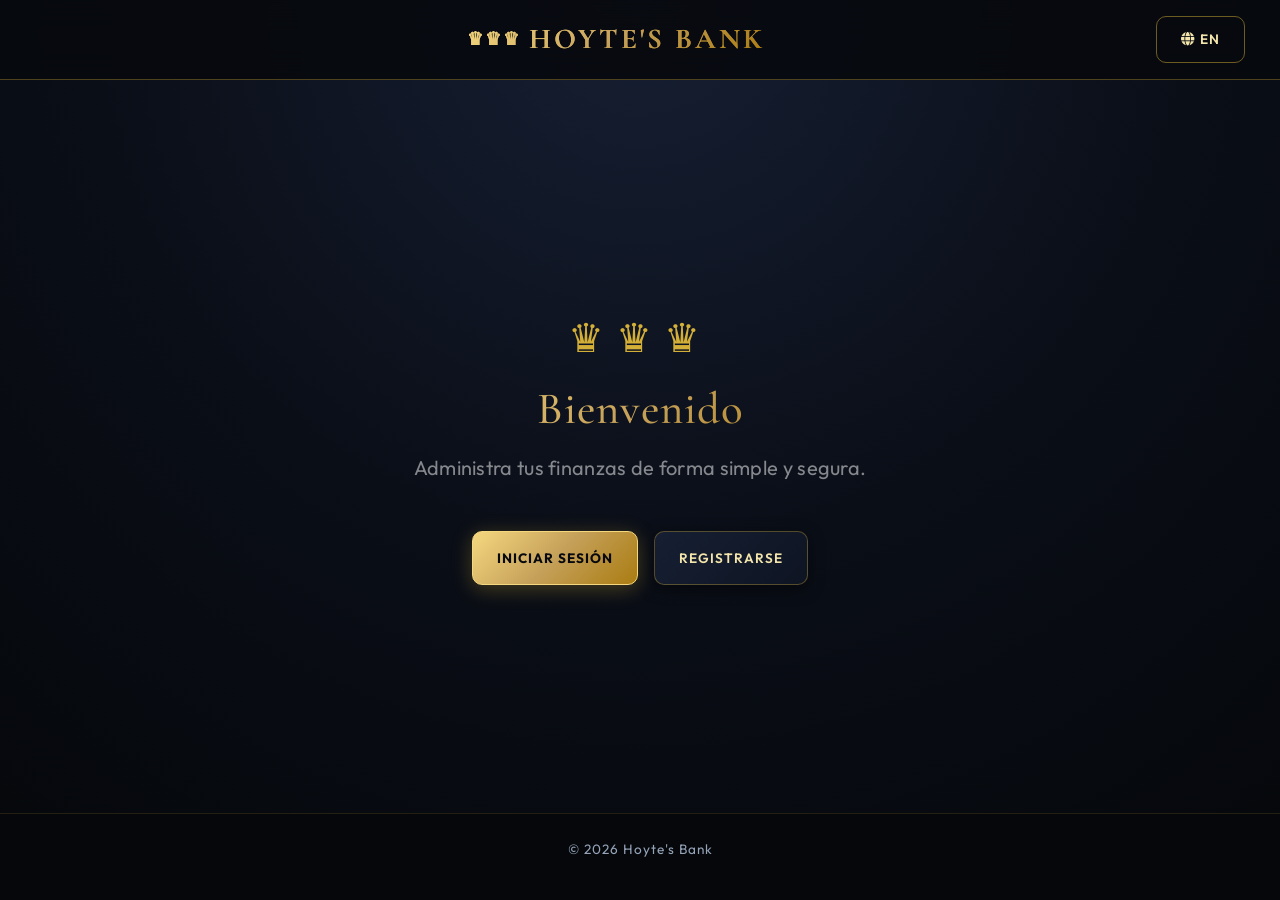
<file: index.html>
<!DOCTYPE html>
<html lang="es">
<head>
    <meta charset="UTF-8">
    <meta name="viewport" content="width=device-width, initial-scale=1.0">
    <title>Hoyte's Bank</title>

    <!-- Bootstrap -->
    <link href="https://cdn.jsdelivr.net/npm/bootstrap@5.3.8/dist/css/bootstrap.min.css" rel="stylesheet">

    <!--Fontawesome-->
    <link rel="stylesheet" href="https://cdnjs.cloudflare.com/ajax/libs/font-awesome/6.5.1/css/all.min.css">

    <!--Estilos-->
    <link rel="stylesheet" href="assets/css/style.css">
</head>
<body>
    <header class="d-flex justify-content-between align-items-center">
        <div style="width:40px"></div>
        <h1 class="text-center">
            <a href="index.html" class="d-flex align-items-center justify-content-center gap-2">
                <span class="three-crowns" title="Hoyte's Bank Private Banking">♛♛♛</span>
                <span>Hoyte's Bank</span>
            </a>
        </h1>
        <button id="btn-lang" class="btn btn-sm btn-outline-warning" onclick="setIdioma(getIdioma() === 'es' ? 'en' : 'es')">
            <i class="fa-solid fa-globe"></i> <span id="lang-label">EN</span>
        </button>
    </header>
    <main>
        <section class="container">
            <div class="row justify-content-center">
                <div class="col-12 col-md-8 col-lg-6 text-center">
                    <div class="mb-3">
                        <span style="font-size: 2.5rem; color: var(--gold-primary); letter-spacing: 12px;">♛♛♛</span>
                    </div>
                    <h2 data-lang="bienvenido" class="mb-3" style="font-size: 2.8rem; background: var(--gold-gradient); -webkit-background-clip: text; -webkit-text-fill-color: transparent;">Bienvenido</h2>
                    <p data-lang="descripcion" class="text-white-50 mb-5 fs-5">Administra tus finanzas de forma simple y segura.</p>
                    <div class="d-flex justify-content-center gap-3">
                        <a href="login.html" class="btn btn-success px-4 py-3" data-lang="iniciarSesion">Iniciar sesión</a>
                        <a href="register.html" class="btn btn-primary px-4 py-3" data-lang="registrarse">Registrarse</a>
                    </div>
                </div>
            </div>
        </section>
    </main>
    <footer>
        <p class="text-center" data-lang="footer">© 2026 Hoyte's Bank</p>
    </footer>
    
    <!-- jQuery -->
    <script src="https://code.jquery.com/jquery-3.7.1.min.js"></script>

    <!-- Bootstrap -->
    <script src="https://cdn.jsdelivr.net/npm/bootstrap@5.3.8/dist/js/bootstrap.bundle.min.js"></script>

    <script src="assets/js/lang.js"></script>
    <script>
        // Ciberseguridad: Si ya hay una sesión activa, redirigir automáticamente al menú privado
        try {
            const sesionActiva = JSON.parse(localStorage.getItem("usuarioLogueado"));
            if(sesionActiva && sesionActiva.usuario){
                window.location.href = "menu.html";
            }
        } catch(e) {}

        document.querySelectorAll("[data-lang]").forEach(function(el){
            el.textContent = t(el.getAttribute("data-lang"));
        });
        document.getElementById("lang-label").textContent = getIdioma() === "es" ? "EN" : "ES";
    </script>
</body>
</html>
</file>
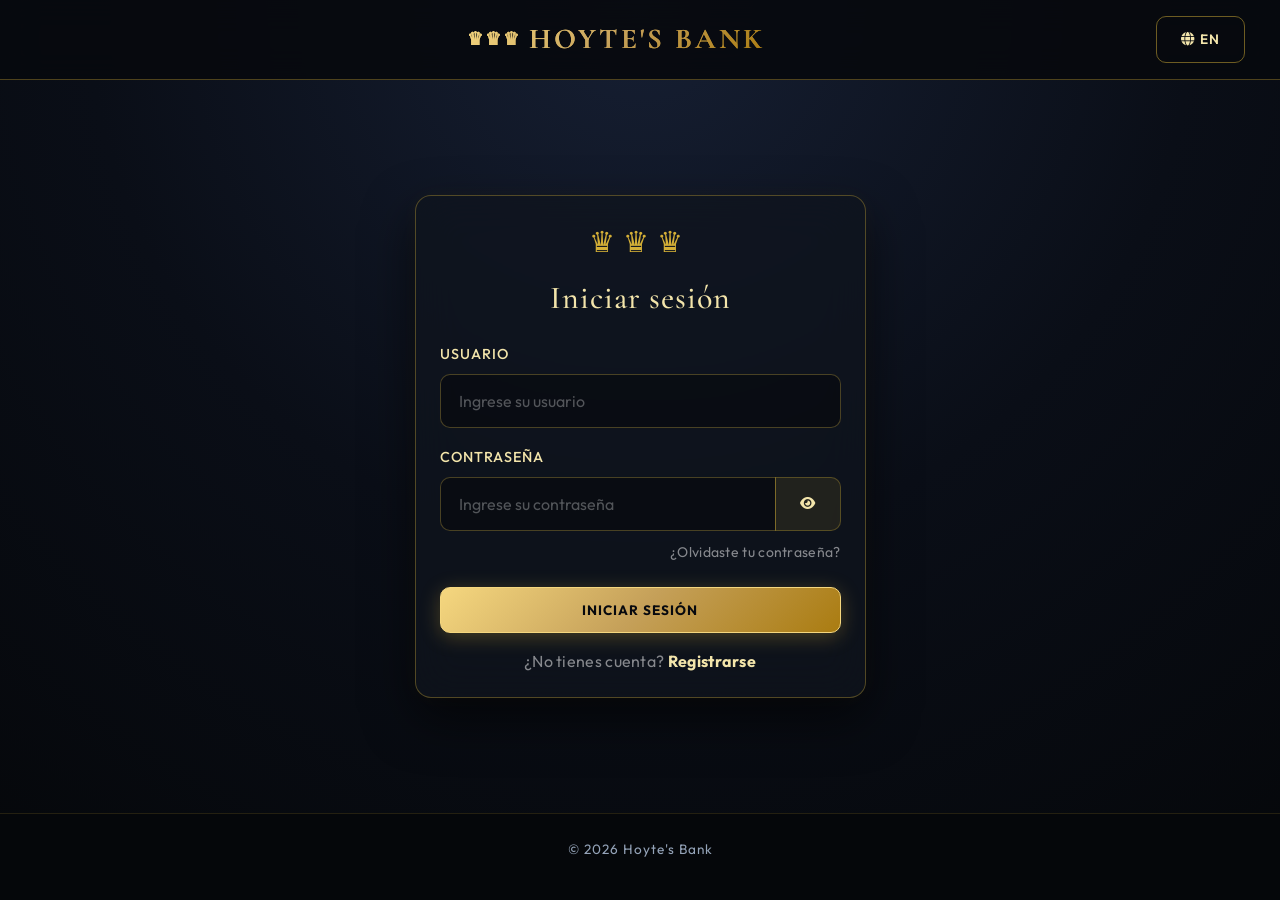
<file: deposit.html>
<!DOCTYPE html>
<html lang="es">
<head>
    <meta charset="UTF-8">
    <meta name="viewport" content="width=device-width, initial-scale=1.0">
    <title>Depositar | Hoyte's Bank</title>

    <!-- Bootstrap -->
    <link href="https://cdn.jsdelivr.net/npm/bootstrap@5.3.8/dist/css/bootstrap.min.css" rel="stylesheet">

    <!--Fontawesome-->
    <link rel="stylesheet" href="https://cdnjs.cloudflare.com/ajax/libs/font-awesome/6.5.1/css/all.min.css">

    <!--Estilos-->
    <link rel="stylesheet" href="assets/css/style.css">
</head>
<body>
    <header class="d-flex justify-content-between align-items-center">
        <div class="d-flex gap-2">
            <a href="menu.html" class="btn btn-sm btn-outline-warning"><i class="fa-solid fa-reply"></i></a>
        </div>
        <h1 class="text-center">
            <a href="menu.html" class="d-flex align-items-center justify-content-center gap-2">
                <span class="three-crowns" title="Hoyte's Bank Private Banking">♛♛♛</span>
                <span>Hoyte's Bank</span>
            </a>
        </h1>
        <div class="d-flex gap-2 align-items-center">
            <button id="btn-lang" class="btn btn-sm btn-outline-warning" onclick="setIdioma(getIdioma() === 'es' ? 'en' : 'es')">
                <i class="fa-solid fa-globe"></i> <span id="lang-label">EN</span>
            </button>
            <button id="logout" class="btn btn-sm btn-danger">
                <i class="fa-solid fa-power-off"></i>
            </button>
        </div>
    </header>
    <main id="menu">
        <section class="container mb-4">
            <div class="row justify-content-center">
                <div class="col-12 col-md-8 col-lg-6">
                    <div class="tarjeta-virtual text-start">
                        <div class="d-flex justify-content-between align-items-center mb-3">
                            <div class="d-flex align-items-center gap-3">
                                <i class="fa-solid fa-microchip chip-tarjeta mb-0"></i>
                                <span class="badge bg-light text-dark fw-bold">HOYTE'S BANK</span>
                            </div>
                            <span style="font-size: 1.5rem; color: var(--gold-primary); letter-spacing: 6px;">♛♛♛</span>
                        </div>
                        <p class="text-white-50 mb-0 small text-uppercase" data-lang="saldoEnCuenta">Saldo en cuenta</p>
                        <span class="saldo mb-0">£0</span>
                    </div>
                </div>
            </div>
        </section>

        <section class="container">
            <div class="row justify-content-center">
                <div class="col-10 col-md-8 col-lg-6">
                    <div id="mensaje"></div>
                    <div class="card">
                        <div class="card-body">
                            <h3 class="text-center mb-3" data-lang="tituloDeposito">Ingresar dinero</h3>
                            <form id="form-deposito">
                                <div class="mb-3">
                                    <label for="monto" class="form-label" data-lang="labelMonto">Monto a depositar</label>
                                    <input type="text" class="form-control" id="monto" placeholder="Ej: 15000 o 15.000" data-lang-placeholder="placeholderMonto" required>
                                </div>
                                <div class="mt-4">
                                    <button type="submit" class="btn btn-success w-100" data-lang="btnDeposito">Confirmar depósito</button>
                                </div>
                            </form>
                        </div>
                    </div>
                </div>
            </div>
        </section>
    </main>
    <footer>
        <p class="text-center" data-lang="footer">© 2026 Hoyte's Bank</p>
    </footer>
    
    <!-- jQuery -->
    <script src="https://code.jquery.com/jquery-3.7.1.min.js"></script>

    <!-- Bootstrap -->
    <script src="https://cdn.jsdelivr.net/npm/bootstrap@5.3.8/dist/js/bootstrap.bundle.min.js"></script>

    <script>
        // validar sesion
        let sesionValida = false;
        try {
            const usuario = JSON.parse(localStorage.getItem("usuarioLogueado"));
            if(usuario && usuario.usuario){
                sesionValida = true;
            }
        } catch(e) {}

        if(!sesionValida){
            window.location.href = "login.html";
        }

        // boton salir
        document.getElementById("logout").addEventListener("click", function(){
            localStorage.removeItem("usuarioLogueado");
            window.location.href = "login.html";
        })

        // mostrar saldo
        let saldo = Number(localStorage.getItem("saldo"));
        if(isNaN(saldo) || saldo < 0) saldo = 0;
        document.querySelector(".saldo").textContent = "£" + saldo.toLocaleString("en-GB");

        // evento depositar
        $("#form-deposito").on("submit", function(event){
            event.preventDefault();

            // limpiar puntos de miles si el usuario ingresa ej: 100.000
            let montoLimpio = $("#monto").val().replace(/\./g, "").replace(/,/g, "").trim();
            const monto = Number(montoLimpio);

            // validar monto
            if(monto <= 0 || isNaN(monto)){
                document.getElementById("mensaje").innerHTML = `
                <div class="alert alert-danger alert-dismissible fade show">
                    ${t("montoInvalido")}
                    <button type="button" class="btn-close" data-bs-dismiss="alert"></button>
                </div>
                `;
                return;
            }

            if(monto > 200000){
                document.getElementById("mensaje").innerHTML = `
                <div class="alert alert-warning alert-dismissible fade show">
                    ${t("topeDeposito")}
                    <button type="button" class="btn-close" data-bs-dismiss="alert"></button>
                </div>
                `;
                return;
            }

            saldo = Math.round(saldo + monto);
            localStorage.setItem("saldo", saldo);

            let transacciones = JSON.parse(localStorage.getItem("transacciones")) || [];
            transacciones.push({
                tipo: "Deposito",
                monto: monto,
                fecha: new Date().toLocaleDateString("es-CL"),
                destinatario: "Cuenta propia"
            });
            localStorage.setItem("transacciones", JSON.stringify(transacciones));

            $(".saldo").fadeOut(200, function(){
                $(this).text("£" + saldo.toLocaleString("en-GB")).fadeIn(200);
            });

            document.getElementById("mensaje").innerHTML = `
            <div class="alert alert-success alert-dismissible fade show">
                ${t("depositoExito")}
                <button type="button" class="btn-close" data-bs-dismiss="alert"></button>
            </div>
            `;

            setTimeout(() =>{
                window.location.href = "menu.html";
            }, 2000)
        });
    </script>
    <script src="assets/js/lang.js"></script>
    <script>
        document.querySelectorAll("[data-lang]").forEach(function(el){
            el.textContent = t(el.getAttribute("data-lang"));
        });
        document.querySelectorAll("[data-lang-placeholder]").forEach(function(el){
            el.placeholder = t(el.getAttribute("data-lang-placeholder"));
        });
        document.getElementById("lang-label").textContent = getIdioma() === "es" ? "EN" : "ES";
    </script>
</body>
</html>
</file>
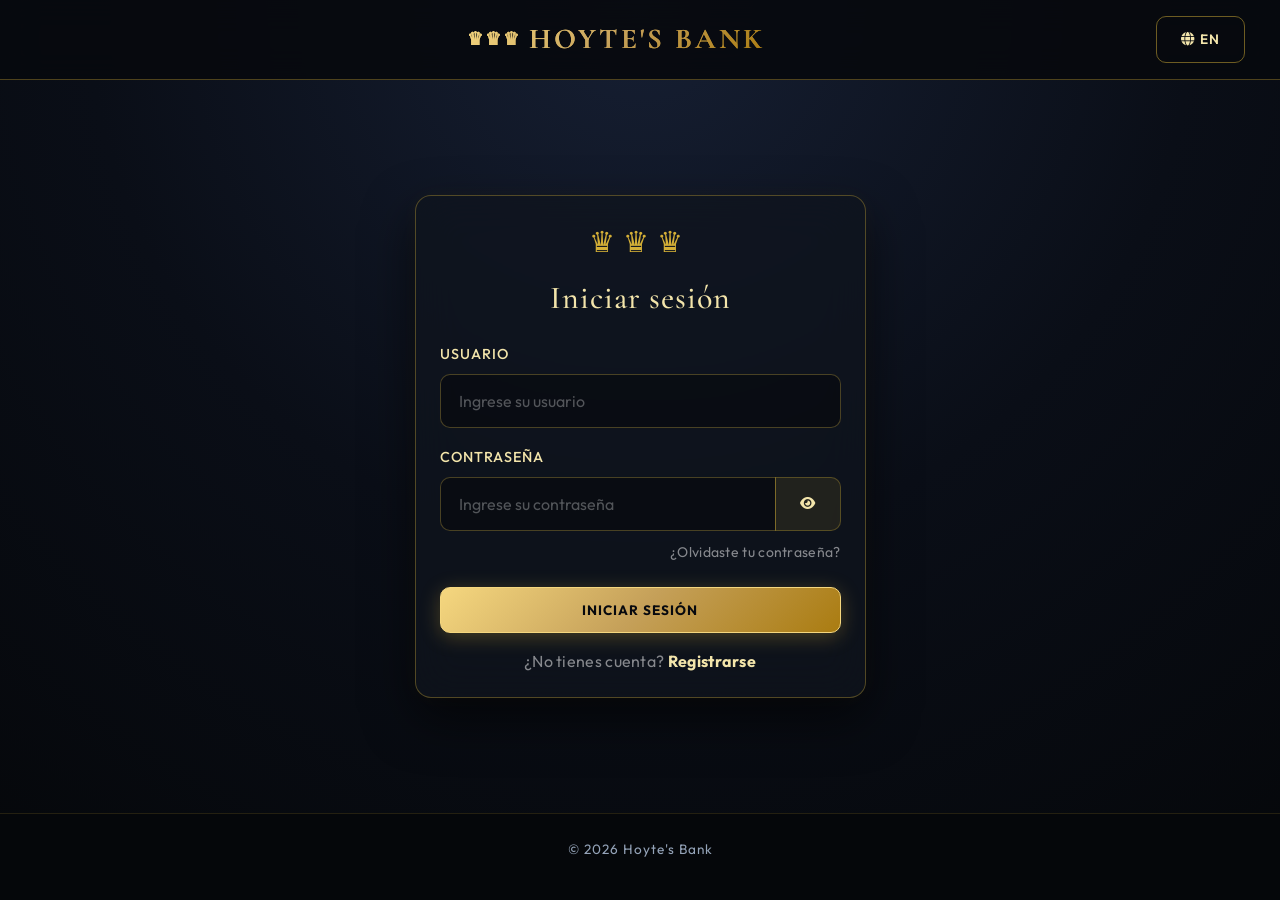
<file: login.html>
<!DOCTYPE html>
<html lang="es">
<head>
    <meta charset="UTF-8">
    <meta name="viewport" content="width=device-width, initial-scale=1.0">
    <title>Login | Hoyte's Bank</title>

    <!-- Bootstrap -->
    <link href="https://cdn.jsdelivr.net/npm/bootstrap@5.3.8/dist/css/bootstrap.min.css" rel="stylesheet">

    <!--Fontawesome-->
    <link rel="stylesheet" href="https://cdnjs.cloudflare.com/ajax/libs/font-awesome/6.5.1/css/all.min.css">

    <!--Estilos-->
    <link rel="stylesheet" href="assets/css/style.css">
</head>
<body>
    <header class="d-flex justify-content-between align-items-center">
        <div style="width:40px"></div>
        <h1 class="text-center">
            <a href="index.html" class="d-flex align-items-center justify-content-center gap-2">
                <span class="three-crowns" title="Hoyte's Bank Private Banking">♛♛♛</span>
                <span>Hoyte's Bank</span>
            </a>
        </h1>
        <button id="btn-lang" class="btn btn-sm btn-outline-warning" onclick="setIdioma(getIdioma() === 'es' ? 'en' : 'es')">
            <i class="fa-solid fa-globe"></i> <span id="lang-label">EN</span>
        </button>
    </header>
    <main>
        <section class="container">
            <div class="row justify-content-center">
                <div class="col-12 col-md-8 col-lg-5">
                    <div id="mensaje"></div>
                    <div class="card p-4">
                        <div class="text-center mb-3">
                            <span style="font-size: 1.8rem; color: var(--gold-primary); letter-spacing: 8px;">♛♛♛</span>
                        </div>
                        <h2 class="text-center mb-4" data-lang="tituloLogin" style="font-size: 2rem; color: var(--gold-light);">Iniciar sesión</h2>
                    <form id="form-login">
                        <div class="mb-3">
                            <label for="usuario" class="form-label" data-lang="labelUsuario">Usuario</label>
                            <input type="text" name="usuario" class="form-control" id="usuario" placeholder="Ingrese su usuario" data-lang-placeholder="placeholderUsuario" required>
                        </div>
                        <div class="mb-3">
                            <label for="password" class="form-label" data-lang="labelPassword">Contraseña</label>
                            <div class="input-group">
                                <input type="password" name="password" class="form-control" id="password" placeholder="Ingrese su contraseña" data-lang-placeholder="placeholderPassword" required>
                                <button class="btn btn-outline-secondary btn-toggle-pass" type="button" data-target="password">
                                    <i class="fa-solid fa-eye"></i>
                                </button>
                            </div>
                            <div class="text-end mt-2">
                                <a href="#" class="small text-white-50" data-bs-toggle="modal" data-bs-target="#modalOlvide" data-lang="olvidePass">¿Olvidaste tu contraseña?</a>
                            </div>
                        </div>
                        <div class="mt-4">
                            <button type="submit" class="btn btn-success w-100" data-lang="btnLogin">Iniciar sesión</button>
                        </div>
                    </form>
                    <div>
                        <p class="text-center pt-3 mb-0"><span data-lang="noTienesCuenta" class="text-white-50">¿No tienes cuenta?</span> <a href="register.html" data-lang="linkRegistrarse" class="fw-bold">Registrarse</a></p>
                    </div>
                    </div> <!-- fin card -->
                </div>
            </div>
        </section>
    </main>

    <!-- Modal Recuperar Contraseña -->
    <div class="modal fade" id="modalOlvide" tabindex="-1" aria-labelledby="modalOlvideLabel" aria-hidden="true">
        <div class="modal-dialog modal-dialog-centered">
            <div class="modal-content bg-dark border border-secondary text-light p-3" style="border-radius: 16px;">
                <div class="modal-header border-bottom border-secondary border-opacity-25">
                    <h5 class="modal-title brand-font" id="modalOlvideLabel" style="color: var(--gold-light);"><i class="fa-solid fa-key me-2 text-warning"></i> <span data-lang="recuperarTitulo">Recuperar Contraseña</span></h5>
                    <button type="button" class="btn-close btn-close-white" data-bs-dismiss="modal" aria-label="Close"></button>
                </div>
                <div class="modal-body py-3">
                    <div id="mensaje-recuperar"></div>
                    <p class="small text-white-50 mb-3" data-lang="recuperarDesc">Ingresa tu nombre de usuario para restablecer tu contraseña en el sistema.</p>
                    <form id="form-recuperar">
                        <div class="mb-3">
                            <label for="recuperar-user" class="form-label" data-lang="labelUsuario">Usuario</label>
                            <input type="text" class="form-control" id="recuperar-user" placeholder="Tu usuario" required>
                        </div>
                        <div class="mb-3" id="div-nueva-pass" style="display: none;">
                            <label for="nueva-pass" class="form-label" data-lang="labelNuevaPass">Nueva Contraseña</label>
                            <input type="password" class="form-control" id="nueva-pass" placeholder="Mín. 8 caracteres, 1 mayúscula, 1 símbolo y 2 números">
                        </div>
                        <button type="submit" id="btn-recuperar-submit" class="btn btn-success w-100 mt-2" data-lang="btnBuscarUser">Buscar Cuenta</button>
                    </form>
                </div>
            </div>
        </div>
    </div>

    <footer>
        <p class="text-center" data-lang="footer">© 2026 Hoyte's Bank</p>
    </footer>
    
    <!-- jQuery -->
    <script src="https://code.jquery.com/jquery-3.7.1.min.js"></script>

    <!-- Bootstrap -->
    <script src="https://cdn.jsdelivr.net/npm/bootstrap@5.3.8/dist/js/bootstrap.bundle.min.js"></script>

    <script>
        // Ciberseguridad: Si ya hay una sesión activa, redirigir al menú privado
        try {
            const sesionActiva = JSON.parse(localStorage.getItem("usuarioLogueado"));
            if(sesionActiva && sesionActiva.usuario){
                window.location.href = "menu.html";
            }
        } catch(e) {}

        document.getElementById("form-login").addEventListener("submit", function(event){
            event.preventDefault();

            const usuario = document.getElementById("usuario").value.trim().toLowerCase();
            const password = document.getElementById("password").value;

            let usuarios = [];
            try {
                usuarios = JSON.parse(localStorage.getItem("usuarios")) || [];
            } catch(e) {
                usuarios = [];
            }

            const usuarioEncontrado = usuarios.find(function (user){
                return user.usuario === usuario && user.password === password;
            })

            if(usuarioEncontrado){
                localStorage.setItem("usuarioLogueado", JSON.stringify(usuarioEncontrado));

                document.getElementById("mensaje").innerHTML = `
                <div class="alert alert-success alert-dismissible fade show">
                    ${t("loginExito")}
                    <button type="button" class="btn-close" data-bs-dismiss="alert"></button>
                </div>
                `;
                setTimeout(() =>{
                    window.location.href = "menu.html";
                }, 2000)
            }else{
                document.getElementById("mensaje").innerHTML = `
                <div class="alert alert-danger alert-dismissible fade show">
                    ${t("loginError")}
                    <button type="button" class="btn-close" data-bs-dismiss="alert"></button>
                </div>
                `;
                setTimeout(() =>{
                    document.getElementById("mensaje").innerHTML ="";
                }, 3000)
            }
        });

        // toggle para mostrar/ocultar contraseña
        document.querySelectorAll(".btn-toggle-pass").forEach(function(btn){
            btn.addEventListener("click", function(){
                var input = document.getElementById(btn.getAttribute("data-target"));
                var icono = btn.querySelector("i");
                if(input.type === "password"){
                    input.type = "text";
                    icono.classList.remove("fa-eye");
                    icono.classList.add("fa-eye-slash");
                } else {
                    input.type = "password";
                    icono.classList.remove("fa-eye-slash");
                    icono.classList.add("fa-eye");
                }
            });
        });

        // lógica recuperar contraseña
        let usuarioARecuperar = null;
        document.getElementById("form-recuperar").addEventListener("submit", function(e){
            e.preventDefault();
            let usuarios = JSON.parse(localStorage.getItem("usuarios")) || [];
            
            if(!usuarioARecuperar){
                const inputUser = document.getElementById("recuperar-user").value.trim().toLowerCase();
                const encontrado = usuarios.find(u => u.usuario === inputUser);
                if(encontrado){
                    usuarioARecuperar = encontrado;
                    document.getElementById("recuperar-user").disabled = true;
                    document.getElementById("div-nueva-pass").style.display = "block";
                    document.getElementById("nueva-pass").required = true;
                    document.getElementById("btn-recuperar-submit").textContent = t("btnRestablecer");
                    document.getElementById("mensaje-recuperar").innerHTML = `
                        <div class="alert alert-info py-2 small">Cuenta encontrada: ${encontrado.nombre || encontrado.usuario}. Ingresa tu nueva contraseña.</div>
                    `;
                } else {
                    document.getElementById("mensaje-recuperar").innerHTML = `
                        <div class="alert alert-danger py-2 small">${t("userNoEncontrado")}</div>
                    `;
                }
            } else {
                const nuevaPass = document.getElementById("nueva-pass").value;
                const tieneMayuscula = /[A-Z]/.test(nuevaPass);
                const tieneSimbolo = /[^a-zA-Z0-9]/.test(nuevaPass);
                const cantidadNumeros = (nuevaPass.match(/\d/g) || []).length;

                if(nuevaPass.length < 8 || !tieneMayuscula || !tieneSimbolo || cantidadNumeros < 2){
                    document.getElementById("mensaje-recuperar").innerHTML = `
                    <div class="alert alert-danger py-2 small">
                        La contraseña debe tener al menos 8 caracteres, 1 letra mayúscula, 1 símbolo y 2 números.
                    </div>
                    `;
                    return;
                }

                // actualizar en localStorage
                usuarios = usuarios.map(u => {
                    if(u.usuario === usuarioARecuperar.usuario){
                        u.password = nuevaPass;
                    }
                    return u;
                });
                localStorage.setItem("usuarios", JSON.stringify(usuarios));
                document.getElementById("mensaje-recuperar").innerHTML = `
                    <div class="alert alert-success py-2 small">${t("passRestablecida")}</div>
                `;
                setTimeout(() => {
                    var modal = bootstrap.Modal.getInstance(document.getElementById('modalOlvide'));
                    if(modal) modal.hide();
                    location.reload();
                }, 1800);
            }
        });
    </script>

    <script src="assets/js/lang.js"></script>
    <script>
        document.querySelectorAll("[data-lang]").forEach(function(el){
            el.textContent = t(el.getAttribute("data-lang"));
        });
        document.querySelectorAll("[data-lang-placeholder]").forEach(function(el){
            el.placeholder = t(el.getAttribute("data-lang-placeholder"));
        });
        document.getElementById("lang-label").textContent = getIdioma() === "es" ? "EN" : "ES";
    </script>
</body>
</html>
</file>
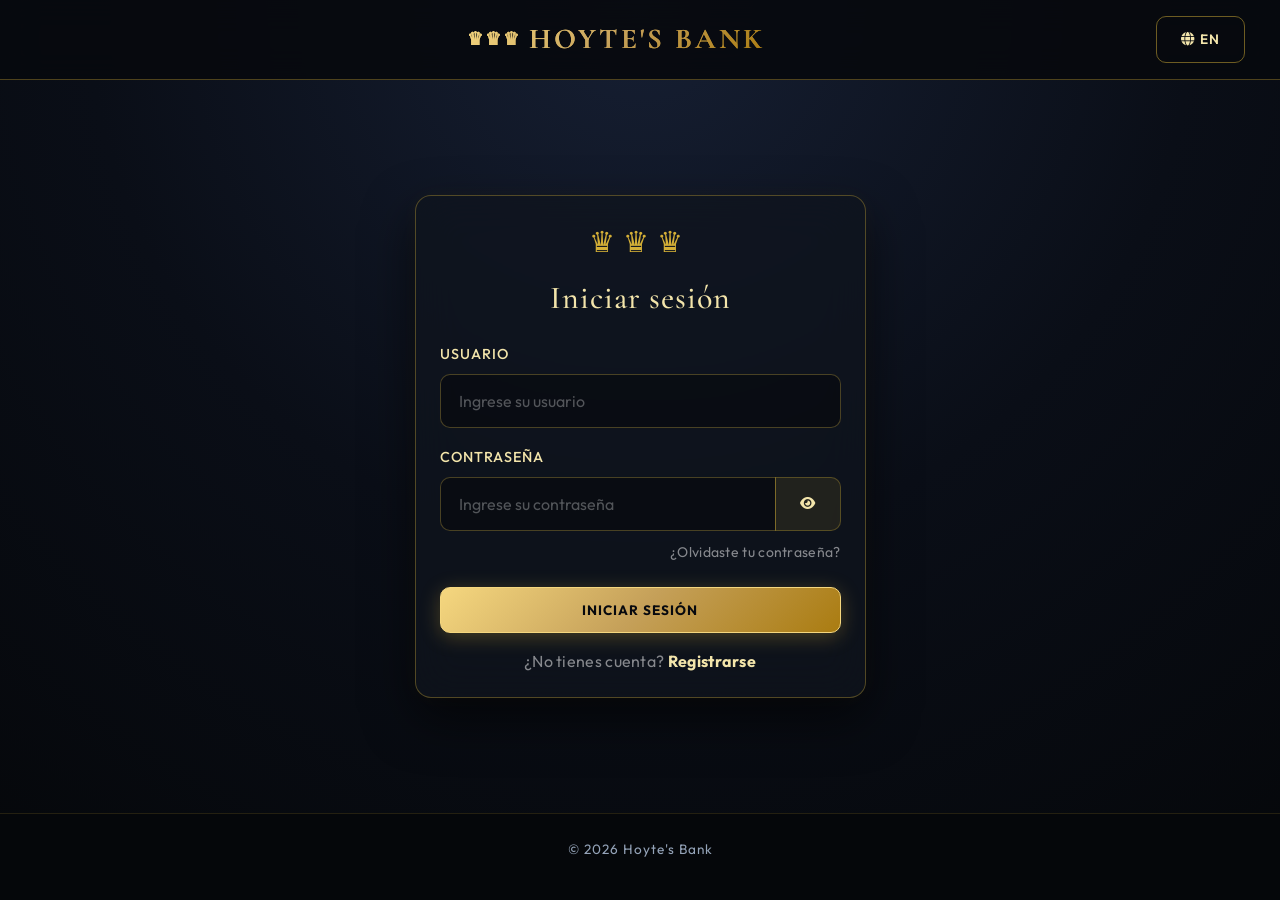
<file: menu.html>
<!DOCTYPE html>
<html lang="es">
<head>
    <meta charset="UTF-8">
    <meta name="viewport" content="width=device-width, initial-scale=1.0">
    <title>Menú | Hoyte's Bank</title>

    <!-- Bootstrap -->
    <link href="https://cdn.jsdelivr.net/npm/bootstrap@5.3.8/dist/css/bootstrap.min.css" rel="stylesheet">

    <!--Fontawesome-->
    <link rel="stylesheet" href="https://cdnjs.cloudflare.com/ajax/libs/font-awesome/6.5.1/css/all.min.css">

    <!--Estilos-->
    <link rel="stylesheet" href="assets/css/style.css">
</head>
<body>
    <header class="d-flex justify-content-between align-items-center">
        <div class="d-flex gap-2" style="width: 40px;">
        </div>
        <h1 class="text-center">
            <a href="menu.html" class="d-flex align-items-center justify-content-center gap-2">
                <span class="three-crowns" title="Hoyte's Bank Private Banking">♛♛♛</span>
                <span>Hoyte's Bank</span>
            </a>
        </h1>
        <div class="d-flex gap-2 align-items-center">
            <button id="btn-lang" class="btn btn-sm btn-outline-warning" onclick="setIdioma(getIdioma() === 'es' ? 'en' : 'es')">
                <i class="fa-solid fa-globe"></i> <span id="lang-label">EN</span>
            </button>
            <button id="logout" class="btn btn-sm btn-danger">
                <i class="fa-solid fa-power-off"></i>
            </button>
        </div>
    </header>
    <main id="menu">
        <section class="container mb-4">
            <div class="row justify-content-center">
                <div class="col-12 col-md-10 col-lg-8">
                    <div class="tarjeta-virtual text-start">
                        <div class="d-flex justify-content-between align-items-center mb-3">
                            <div class="d-flex align-items-center gap-3">
                                <i class="fa-solid fa-microchip chip-tarjeta mb-0"></i>
                                <span class="badge bg-light text-dark fw-bold">HOYTE'S BANK</span>
                            </div>
                            <span style="font-size: 1.5rem; color: var(--gold-primary); letter-spacing: 6px;">♛♛♛</span>
                        </div>
                        <p class="text-white-50 mb-0 small text-uppercase" data-lang="saldoDisponible">Saldo disponible</p>
                        <span class="saldo mb-3">£0</span>
                        <div class="d-flex justify-content-between align-items-end mt-4 pt-2 border-top border-secondary border-opacity-25">
                            <div>
                                <p class="text-white-50 mb-1 small text-uppercase" data-lang="titularCuenta">Titular de la cuenta</p>
                                <h4 class="mb-0 id-titular" style="font-family: 'Cormorant Garamond', serif; letter-spacing: 2px; color: var(--gold-light);">Usuario Hoyte's</h4>
                            </div>
                            <div class="text-end">
                                <span class="d-block small text-white-50" style="letter-spacing: 2px;">HOYTE'S E-WALLET</span>
                                <i class="fa-brands fa-cc-mastercard fs-1" style="color: var(--gold-primary);"></i>
                            </div>
                        </div>
                    </div>
                </div>
            </div>
        </section>
        <section class="container">
            <div class="row row-gap-3 justify-content-center">
                <div class="col-10 col-md-3">
                    <div class="card h-100 py-3">
                        <div class="card-body text-center d-flex flex-column justify-content-between">
                            <div>
                                <div class="icono-accion bg-icono-deposito">
                                    <i class="fa-solid fa-arrow-down-long"></i>
                                </div>
                                <h4 class="mb-2" data-lang="depositar">Depositar</h4>
                                <p class="text-white-50 small mb-4" data-lang="descDepositar">Agrega dinero a tu billetera virtual al instante.</p>
                            </div>
                            <a href="deposit.html" class="btn btn-success w-100" data-lang="ingresarDinero">Ingresar dinero</a>
                        </div>
                    </div>
                </div>
                <div class="col-10 col-md-3">
                    <div class="card h-100 py-3">
                        <div class="card-body text-center d-flex flex-column justify-content-between">
                            <div>
                                <div class="icono-accion bg-icono-envio">
                                    <i class="fa-solid fa-paper-plane"></i>
                                </div>
                                <h4 class="mb-2" data-lang="enviarDinero">Enviar dinero</h4>
                                <p class="text-white-50 small mb-4" data-lang="descEnviar">Realiza transferencias libres a otros usuarios.</p>
                            </div>
                            <a href="sendmoney.html" class="btn btn-primary w-100" data-lang="btnTransferir">Transferir</a>
                        </div>
                    </div>
                </div>
                <div class="col-10 col-md-3">
                    <div class="card h-100 py-3">
                        <div class="card-body text-center d-flex flex-column justify-content-between">
                            <div>
                                <div class="icono-accion bg-icono-movimientos">
                                    <i class="fa-solid fa-clock-rotate-left"></i>
                                </div>
                                <h4 class="mb-2" data-lang="movimientos">Movimientos</h4>
                                <p class="text-white-50 small mb-4" data-lang="descMovimientos">Consulta el historial detallado de transacciones.</p>
                            </div>
                            <a href="transactions.html" class="btn btn-movimientos" data-lang="btnVerMovimientos">Ver historial</a>
                        </div>
                    </div>
                </div>
            </div>
        </section>

        <!-- escudo anti fraude -->
        <section class="container mt-4">
            <div class="row justify-content-center">
                <div class="col-10 col-md-9">
                    <div class="card border-warning">
                        <div class="card-body d-flex justify-content-between align-items-center flex-wrap gap-2">
                            <div>
                                <h5 class="text-warning mb-1"><i class="fa-solid fa-shield-halved"></i> <span data-lang="filtroSeguridad">Firewall Anti-Fraude</span></h5>
                                <p class="mb-0 small" data-lang="proteccion">Bloqueo automático de transferencias a sitios de Criptomonedas y Casinos</p>
                            </div>
                            <div class="form-check form-switch fs-4">
                                <input class="form-check-input" type="checkbox" role="switch" id="switch-firewall">
                            </div>
                        </div>
                    </div>
                </div>
            </div>
        </section>
    </main>

    <!-- modal salir -->
    <div class="modal fade" id="modalLogout" tabindex="-1" aria-labelledby="modalLogoutLabel" aria-hidden="true">
        <div class="modal-dialog modal-dialog-centered">
            <div class="modal-content bg-dark border border-secondary text-light">
                <div class="modal-header border-bottom border-secondary">
                    <h5 class="modal-title" id="modalLogoutLabel"><i class="fa-solid fa-power-off text-danger me-2"></i> <span data-lang="cerrarSesion">Cerrar Sesión</span></h5>
                    <button type="button" class="btn-close btn-close-white" data-bs-dismiss="modal" aria-label="Close"></button>
                </div>
                <div class="modal-body py-4" data-lang="cerrarSesionMsg">
                    ¿Estás seguro de que deseas salir de tu cuenta Hoyte's Bank?
                </div>
                <div class="modal-footer border-top border-secondary">
                    <button type="button" class="btn btn-secondary" data-bs-dismiss="modal" data-lang="cancelar">Cancelar</button>
                    <button type="button" class="btn btn-danger" id="confirmar-logout" data-lang="siSalir">Sí, salir</button>
                </div>
            </div>
        </div>
    </div>

    <footer>
        <p class="text-center" data-lang="footer">© 2026 Hoyte's Bank</p>
    </footer>
    
    <!-- jQuery -->
    <script src="https://code.jquery.com/jquery-3.7.1.min.js"></script>

    <!-- Bootstrap -->
    <script src="https://cdn.jsdelivr.net/npm/bootstrap@5.3.8/dist/js/bootstrap.bundle.min.js"></script>

    <script>
        // validar sesion
        let sesionValida = false;
        let usuarioLog = null;
        try {
            usuarioLog = JSON.parse(localStorage.getItem("usuarioLogueado"));
            if(usuarioLog && usuarioLog.usuario){
                sesionValida = true;
                if(document.querySelector(".id-titular")){
                    document.querySelector(".id-titular").textContent = usuarioLog.nombre || usuarioLog.usuario;
                }
            }
        } catch(err) {
            sesionValida = false;
        }

        if(!sesionValida){
            localStorage.removeItem("usuarioLogueado");
            window.location.href = "login.html";
        }

        // boton salir (modal)
        let modalSalir = new bootstrap.Modal(document.getElementById('modalLogout'));
        document.getElementById("logout").addEventListener("click", function(){
            modalSalir.show();
        });

        document.getElementById("confirmar-logout").addEventListener("click", function(){
            localStorage.removeItem("usuarioLogueado");
            window.location.href = "login.html";
        });

        // mostrar saldo
        let saldo = Number(localStorage.getItem("saldo"));
        if(isNaN(saldo) || saldo < 0){
            saldo = 0;
            localStorage.setItem("saldo", "0");
        }
        document.querySelector(".saldo").textContent = "£" + saldo.toLocaleString("en-GB");

        // toggle firewall
        let firewallActivo = localStorage.getItem("firewallCripto");
        if(firewallActivo === null) firewallActivo = "true";
        $("#switch-firewall").prop("checked", firewallActivo === "true");

        $("#switch-firewall").change(function(){
            localStorage.setItem("firewallCripto", $(this).is(":checked"));
        });

        $(document).ready(function(){
            $(".card").hide().fadeIn(600);
        });
    </script>
    <script src="assets/js/lang.js"></script>
    <script>
        document.querySelectorAll("[data-lang]").forEach(function(el){
            el.textContent = t(el.getAttribute("data-lang"));
        });
        document.getElementById("lang-label").textContent = getIdioma() === "es" ? "EN" : "ES";
    </script>
</body>
</html>
</file>
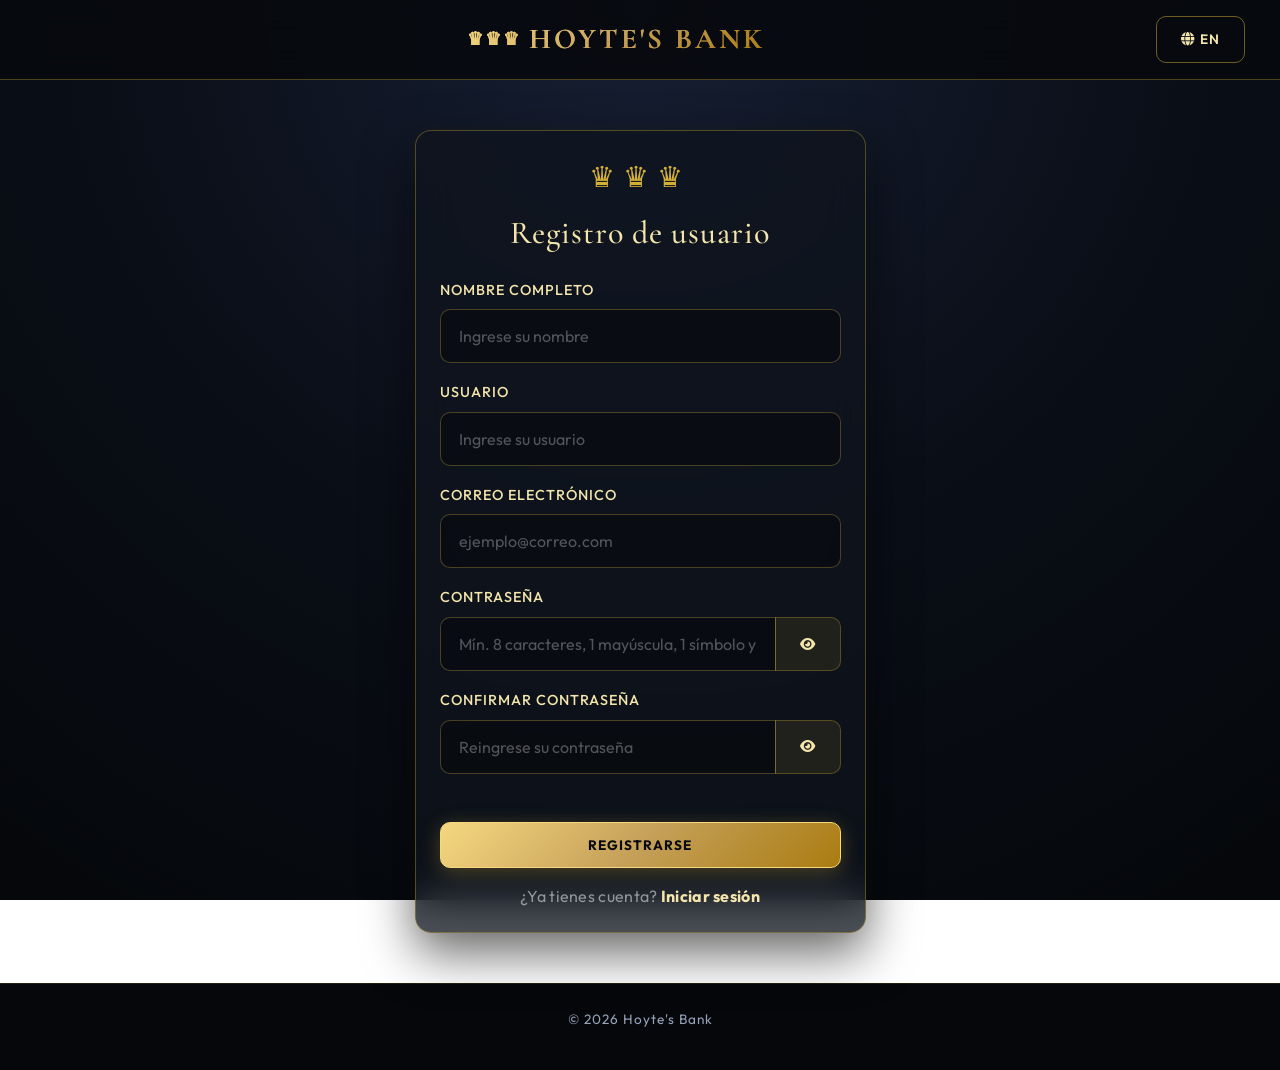
<file: register.html>
<!DOCTYPE html>
<html lang="es">
<head>
    <meta charset="UTF-8">
    <meta name="viewport" content="width=device-width, initial-scale=1.0">
    <title>Registrarse | Hoyte's Bank</title>

    <!-- Bootstrap -->
    <link href="https://cdn.jsdelivr.net/npm/bootstrap@5.3.8/dist/css/bootstrap.min.css" rel="stylesheet">

    <!--Fontawesome-->
    <link rel="stylesheet" href="https://cdnjs.cloudflare.com/ajax/libs/font-awesome/6.5.1/css/all.min.css">

    <!--Estilos-->
    <link rel="stylesheet" href="assets/css/style.css">
</head>
<body>
    <header class="d-flex justify-content-between align-items-center">
        <div style="width:40px"></div>
        <h1 class="text-center">
            <a href="index.html" class="d-flex align-items-center justify-content-center gap-2">
                <span class="three-crowns" title="Hoyte's Bank Private Banking">♛♛♛</span>
                <span>Hoyte's Bank</span>
            </a>
        </h1>
        <button id="btn-lang" class="btn btn-sm btn-outline-warning" onclick="setIdioma(getIdioma() === 'es' ? 'en' : 'es')">
            <i class="fa-solid fa-globe"></i> <span id="lang-label">EN</span>
        </button>
    </header>
    <main>
        <section class="container">
            <div class="row justify-content-center">
                <div class="col-12 col-md-8 col-lg-5">
                    <div id="mensaje"></div>
                    <div class="card p-4">
                        <div class="text-center mb-3">
                            <span style="font-size: 1.8rem; color: var(--gold-primary); letter-spacing: 8px;">♛♛♛</span>
                        </div>
                        <h2 class="text-center mb-4" data-lang="tituloRegistro" style="font-size: 2rem; color: var(--gold-light);">Registro de usuario</h2>
                    <form id="form-registro">
                        <div class="mb-3">
                            <label for="nombre" class="form-label" data-lang="labelNombre">Nombre completo</label>
                            <input type="text" name="nombre" class="form-control" id="nombre" placeholder="Ingrese su nombre" data-lang-placeholder="placeholderNombre" required>
                        </div>
                        <div class="mb-3">
                            <label for="usuario" class="form-label" data-lang="labelUsuario">Usuario</label>
                            <input type="text" name="usuario" class="form-control" id="usuario" placeholder="Ingrese su usuario" data-lang-placeholder="placeholderUsuario" required>
                        </div>
                        <div class="mb-3">
                            <label for="correo" class="form-label" data-lang="labelCorreo">Correo electrónico</label>
                            <input type="email" name="correo" class="form-control" id="correo" placeholder="ejemplo@correo.com" data-lang-placeholder="placeholderCorreo" required>
                        </div>
                        <div class="mb-3">
                            <label for="password" class="form-label" data-lang="labelPassword">Contraseña</label>
                            <div class="input-group">
                                <input type="password" name="password" class="form-control" id="password" placeholder="Mín. 8 caracteres, 1 mayúscula, 1 símbolo y 2 números" data-lang-placeholder="placeholderPasswordReg" required minlength="8">
                                <button class="btn btn-outline-secondary btn-toggle-pass" type="button" data-target="password">
                                    <i class="fa-solid fa-eye"></i>
                                </button>
                            </div>
                        </div>
                        <div class="mb-3">
                            <label for="confirmar_password" class="form-label" data-lang="labelConfirmar">Confirmar contraseña</label>
                            <div class="input-group">
                                <input type="password" name="confirmar_password" class="form-control" id="confirmar_password" placeholder="Reingrese su contraseña" data-lang-placeholder="placeholderConfirmar" required>
                                <button class="btn btn-outline-secondary btn-toggle-pass" type="button" data-target="confirmar_password">
                                    <i class="fa-solid fa-eye"></i>
                                </button>
                            </div>
                        </div>
                        <div class="mt-5">
                            <button type="submit" class="btn btn-success w-100" data-lang="btnRegistrarse">Registrarse</button>
                        </div>
                    </form>
                    <div>
                        <p class="text-center pt-3 mb-0"><span data-lang="yaTienesCuenta" class="text-white-50">¿Ya tienes cuenta?</span> <a href="login.html" data-lang="linkIniciarSesion" class="fw-bold">Iniciar sesión</a></p>
                    </div>
                    </div> <!-- fin card -->
                </div>
            </div>
        </section>
    </main>
    <footer>
        <p class="text-center" data-lang="footer">© 2026 Hoyte's Bank</p>
    </footer>
    
    <!-- jQuery -->
    <script src="https://code.jquery.com/jquery-3.7.1.min.js"></script>

    <!-- Bootstrap -->
    <script src="https://cdn.jsdelivr.net/npm/bootstrap@5.3.8/dist/js/bootstrap.bundle.min.js"></script>

    <script>
        // Ciberseguridad: Si ya hay una sesión activa, redirigir al menú privado
        try {
            const sesionActiva = JSON.parse(localStorage.getItem("usuarioLogueado"));
            if(sesionActiva && sesionActiva.usuario){
                window.location.href = "menu.html";
            }
        } catch(e) {}

        document.getElementById("form-registro").addEventListener("submit", function(event){
            event.preventDefault();

            //limpiar y validar textos (seguridad básica)
            const nombre = document.getElementById("nombre").value.trim();
            const usuario = document.getElementById("usuario").value.trim().toLowerCase();
            const password = document.getElementById("password").value;
            const confirmarPassword = document.getElementById("confirmar_password").value;

            if(password !== confirmarPassword){
                document.getElementById("mensaje").innerHTML = `
                <div class="alert alert-danger alert-dismissible fade show">
                    ${t("passNoCoincide")}
                    <button type="button" class="btn-close" data-bs-dismiss="alert"></button>
                </div>
                `;
                return;
            }

            // validar password seguro
            const tieneMayuscula = /[A-Z]/.test(password);
            const tieneSimbolo = /[^a-zA-Z0-9]/.test(password);
            const cantidadNumeros = (password.match(/\d/g) || []).length;

            if(password.length < 8 || !tieneMayuscula || !tieneSimbolo || cantidadNumeros < 2){
                document.getElementById("mensaje").innerHTML = `
                <div class="alert alert-danger alert-dismissible fade show">
                    ${t("passInsegura")}
                    <button type="button" class="btn-close" data-bs-dismiss="alert"></button>
                </div>
                `;
                return;
            }

            let usuarios = JSON.parse(localStorage.getItem("usuarios")) || [];

            //verificar duplicados
            const existe = usuarios.some(function(u){ return u.usuario === usuario; });
            if(existe){
                document.getElementById("mensaje").innerHTML = `
                <div class="alert alert-warning alert-dismissible fade show">
                    ${t("usuarioExiste")}
                    <button type="button" class="btn-close" data-bs-dismiss="alert"></button>
                </div>
                `;
                return;
            }

            // limpiar texto
            const nombreLimpio = nombre.replace(/</g, "").replace(/>/g, "");

            const nuevoUsuario = {
                nombre: nombreLimpio, 
                usuario: usuario, 
                correo: document.getElementById("correo").value.trim().toLowerCase(),
                password: password
            };

            usuarios.push(nuevoUsuario);
            localStorage.setItem("usuarios", JSON.stringify(usuarios));

            //Asignar saldo inicial de 400.000 si no existe o si es inválido
            let saldoActual = Number(localStorage.getItem("saldo"));
            if(isNaN(saldoActual) || saldoActual < 0 || !localStorage.getItem("saldo")){
                localStorage.setItem("saldo", "400000");
            }

            document.getElementById("mensaje").innerHTML = `
            <div class="alert alert-success alert-dismissible fade show">
                ${t("registroExito")}
                <button type="button" class="btn-close" data-bs-dismiss="alert"></button>
            </div>
            `;

            setTimeout(() =>{
                window.location.href = "login.html";
            }, 2500);

        })

        // toggle para mostrar/ocultar contraseña
        document.querySelectorAll(".btn-toggle-pass").forEach(function(btn){
            btn.addEventListener("click", function(){
                var input = document.getElementById(btn.getAttribute("data-target"));
                var icono = btn.querySelector("i");
                if(input.type === "password"){
                    input.type = "text";
                    icono.classList.remove("fa-eye");
                    icono.classList.add("fa-eye-slash");
                } else {
                    input.type = "password";
                    icono.classList.remove("fa-eye-slash");
                    icono.classList.add("fa-eye");
                }
            });
        });
    </script>

    <script src="assets/js/lang.js"></script>
    <script>
        document.querySelectorAll("[data-lang]").forEach(function(el){
            el.textContent = t(el.getAttribute("data-lang"));
        });
        document.querySelectorAll("[data-lang-placeholder]").forEach(function(el){
            el.placeholder = t(el.getAttribute("data-lang-placeholder"));
        });
        document.getElementById("lang-label").textContent = getIdioma() === "es" ? "EN" : "ES";
    </script>
</body>
</html>
</file>
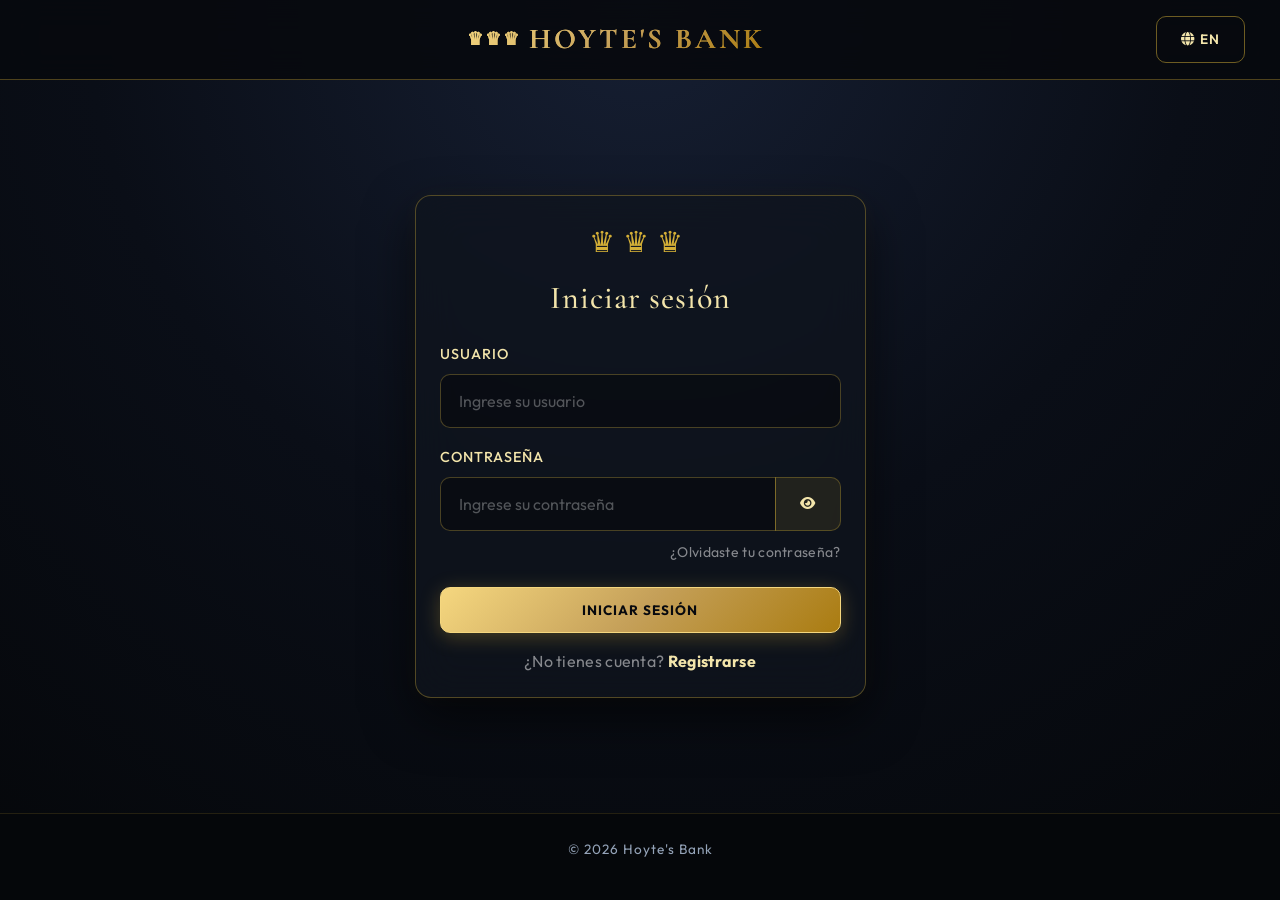
<file: sendmoney.html>
<!DOCTYPE html>
<html lang="es">
<head>
    <meta charset="UTF-8">
    <meta name="viewport" content="width=device-width, initial-scale=1.0">
    <title>Enviar dinero | Hoyte's Bank</title>

    <!-- Bootstrap -->
    <link href="https://cdn.jsdelivr.net/npm/bootstrap@5.3.8/dist/css/bootstrap.min.css" rel="stylesheet">

    <!--Fontawesome-->
    <link rel="stylesheet" href="https://cdnjs.cloudflare.com/ajax/libs/font-awesome/6.5.1/css/all.min.css">

    <!--Estilos-->
    <link rel="stylesheet" href="assets/css/style.css">
</head>
<body>
    <header class="d-flex justify-content-between align-items-center">
        <div class="d-flex gap-2">
            <a href="menu.html" class="btn btn-sm btn-outline-warning"><i class="fa-solid fa-reply"></i></a>
        </div>
        <h1 class="text-center">
            <a href="menu.html" class="d-flex align-items-center justify-content-center gap-2">
                <span class="three-crowns" title="Hoyte's Bank Private Banking">♛♛♛</span>
                <span>Hoyte's Bank</span>
            </a>
        </h1>
        <div class="d-flex gap-2 align-items-center">
            <button id="btn-lang" class="btn btn-sm btn-outline-warning" onclick="setIdioma(getIdioma() === 'es' ? 'en' : 'es')">
                <i class="fa-solid fa-globe"></i> <span id="lang-label">EN</span>
            </button>
            <button id="logout" class="btn btn-sm btn-danger">
                <i class="fa-solid fa-power-off"></i>
            </button>
        </div>
    </header>
    <main id="menu">
        <section class="container mb-3">
            <div class="row justify-content-center">
                <div class="col-12 col-md-8 col-lg-6">
                    <div class="tarjeta-virtual text-start mb-2">
                        <div class="d-flex justify-content-between align-items-center mb-3">
                            <div class="d-flex align-items-center gap-3">
                                <i class="fa-solid fa-microchip chip-tarjeta mb-0"></i>
                                <span class="badge bg-light text-dark fw-bold">HOYTE'S BANK</span>
                            </div>
                            <span style="font-size: 1.5rem; color: var(--gold-primary); letter-spacing: 6px;">♛♛♛</span>
                        </div>
                        <p class="text-white-50 mb-0 small text-uppercase" data-lang="saldoDisponible">Saldo disponible</p>
                        <span class="saldo mb-0">£0</span>
                    </div>
                </div>
            </div>
        </section>

        <section class="container">
            <div class="row justify-content-center">
                <div class="col-10 col-md-8 col-lg-6">
                    <div id="mensaje"></div>

                    <!-- agenda de contactos -->
                    <div class="card mb-3">
                        <div class="card-body">
                            <h4 data-lang="contactos">Contactos</h4>
                            <div id="lista-badges" class="mb-3"></div>
                            <div class="input-group">
                                <input type="text" id="nuevo-contacto" class="form-control" placeholder="Nuevo contacto..." data-lang-placeholder="nuevoContacto">
                                <button class="btn btn-primary" id="btn-agregar" data-lang="agregar">Agregar</button>
                            </div>
                        </div>
                    </div>

                    <!-- formulario envio -->
                    <div class="card">
                        <div class="card-body">
                            <h3 class="mb-3" data-lang="transferirFondos">Transferir fondos</h3>
                            <form id="form-envio">
                                <div class="mb-3">
                                    <label class="form-label" data-lang="labelDestinatario">Destinatario</label>
                                    <input type="text" id="destinatario" class="form-control" placeholder="Selecciona o escribe un nombre" data-lang-placeholder="placeholderDestinatario" list="mis-contactos" required>
                                    <datalist id="mis-contactos"></datalist>
                                </div>
                                <div class="mb-3">
                                    <label class="form-label" data-lang="labelMontoEnvio">Monto</label>
                                    <input type="text" id="monto" class="form-control" placeholder="Ej: 5000 o 5.000" data-lang-placeholder="placeholderMontoEnvio" required>
                                </div>
                                <div class="mt-4">
                                    <button type="submit" class="btn btn-success w-100" data-lang="btnEnviar">Enviar dinero</button>
                                </div>
                            </form>
                        </div>
                    </div>

                </div>
            </div>
        </section>
    </main>
    <footer>
        <p class="text-center" data-lang="footer">© 2026 Hoyte's Bank</p>
    </footer>
    
    <!-- jQuery -->
    <script src="https://code.jquery.com/jquery-3.7.1.min.js"></script>

    <!-- Bootstrap -->
    <script src="https://cdn.jsdelivr.net/npm/bootstrap@5.3.8/dist/js/bootstrap.bundle.min.js"></script>

    <script>
        //validar sesión
        let sesionValida = false;
        try {
            const u = JSON.parse(localStorage.getItem("usuarioLogueado"));
            if(u && u.usuario) sesionValida = true;
        } catch(e) {}

        if(!sesionValida){
            window.location.href = "login.html";
        }

        //CERRAR SESIÓN
        document.getElementById("logout").addEventListener("click", function(){
            localStorage.removeItem("usuarioLogueado");
            window.location.href = "login.html";
        })

        //SALDO
        let saldo = Number(localStorage.getItem("saldo"));
        if(isNaN(saldo) || saldo < 0) saldo = 0;
        document.querySelector(".saldo").textContent = "£" + saldo.toLocaleString("en-GB");

        //evitar XSS sanitizando textos
        function sanitizar(texto){
            return texto.replace(/</g, "").replace(/>/g, "").trim();
        }

        //CONTACTOS
        function mostrarContactos(){
            let contactos = JSON.parse(localStorage.getItem("contactos")) || ["Juan Pérez", "María Gómez"];
            
            $("#mis-contactos").empty();
            $("#lista-badges").empty();

            $.each(contactos, function(index, nombre){
                let nombreSeguro = sanitizar(nombre);
                $("#mis-contactos").append(`<option value="${nombreSeguro}">`);
                
                let badge = $("<span>").addClass("badge bg-secondary p-2 me-1").text(nombreSeguro);
                $("#lista-badges").append(badge);
            });
        }

        mostrarContactos();

        //AGREGAR CONTACTO
        $("#btn-agregar").click(function(){
            const nuevo = sanitizar($("#nuevo-contacto").val());
            if(nuevo !== ""){
                let contactos = JSON.parse(localStorage.getItem("contactos")) || ["Juan Pérez", "María Gómez"];
                if(!contactos.includes(nuevo)){
                    contactos.push(nuevo);
                    localStorage.setItem("contactos", JSON.stringify(contactos));
                    mostrarContactos();
                    $("#lista-badges span:last").hide().slideDown(300);
                }
                $("#nuevo-contacto").val("");
            }
        });

        //ENVIAR DINERO
        document.getElementById("form-envio").addEventListener("submit", function(event){
            event.preventDefault();

            const destinatario = sanitizar(document.getElementById("destinatario").value);
            // limpiar puntos de miles si ingresan ej: 100.000
            let montoLimpio = document.getElementById("monto").value.replace(/\./g, "").replace(/,/g, "").trim();
            const monto = Number(montoLimpio);

            if(destinatario === ""){
                return;
            }

            // filtro firewall
            let firewallActivo = localStorage.getItem("firewallCripto");
            if(firewallActivo === null) firewallActivo = "true";

            let sitiosRiesgo = ["bitcoin", "cripto", "crypto", "binance", "casino", "apuesta", "buda", "moonpay"];
            let destMin = destinatario.toLowerCase();

            let esRiesgoso = sitiosRiesgo.some(function(palabra){ return destMin.includes(palabra); });

            if(firewallActivo === "true" && esRiesgoso){
                document.getElementById("mensaje").innerHTML = `
                <div class="alert alert-danger alert-dismissible fade show border border-2 border-danger">
                    <strong><i class="fa-solid fa-shield-halved"></i> FIREWALL:</strong> ${t("filtroBloqueo")}
                    <button type="button" class="btn-close" data-bs-dismiss="alert"></button>
                </div>
                `;
                return;
            }

            // validar monto
            if(monto <= 0 || isNaN(monto)){
                document.getElementById("mensaje").innerHTML = `
                <div class="alert alert-danger alert-dismissible fade show">
                    ${t("montoInvalido")}
                    <button type="button" class="btn-close" data-bs-dismiss="alert"></button>
                </div>
                `;
                return;
            }

            if(monto > 200000){
                document.getElementById("mensaje").innerHTML = `
                <div class="alert alert-warning alert-dismissible fade show">
                    ${t("topeTransferencia")}
                    <button type="button" class="btn-close" data-bs-dismiss="alert"></button>
                </div>
                `;
                return;
            }

            if(monto > saldo){
                document.getElementById("mensaje").innerHTML = `
                <div class="alert alert-danger alert-dismissible fade show">
                    ${t("fondosInsuficientes")}
                    <button type="button" class="btn-close" data-bs-dismiss="alert"></button>
                </div>
                `;
                return;
            }

            saldo = Math.round(saldo - monto);
            localStorage.setItem("saldo", saldo);

            let transacciones = JSON.parse(localStorage.getItem("transacciones")) || [];
            transacciones.push({
                tipo: "Envio",
                monto: monto,
                fecha: new Date().toLocaleDateString("es-CL"),
                destinatario: destinatario
            });
            localStorage.setItem("transacciones", JSON.stringify(transacciones));

            document.querySelector(".saldo").textContent = "£" + saldo.toLocaleString("en-GB");

            //usar text para evitar XSS en alerta
            let alerta = $(`
            <div class="alert alert-success alert-dismissible fade show">
                <span id="texto-exito"></span>
                <button type="button" class="btn-close" data-bs-dismiss="alert"></button>
            </div>
            `);
            alerta.find("#texto-exito").text(t("envioExito1") + monto.toLocaleString("en-GB") + t("envioExito2") + destinatario + t("envioExito3"));
            $("#mensaje").html(alerta);

            setTimeout(() =>{
                window.location.href = "menu.html";
            }, 2000)
        });
    </script>
    <script src="assets/js/lang.js"></script>
    <script>
        document.querySelectorAll("[data-lang]").forEach(function(el){
            el.textContent = t(el.getAttribute("data-lang"));
        });
        document.querySelectorAll("[data-lang-placeholder]").forEach(function(el){
            el.placeholder = t(el.getAttribute("data-lang-placeholder"));
        });
        document.getElementById("lang-label").textContent = getIdioma() === "es" ? "EN" : "ES";
    </script>
</body>
</html>
</file>
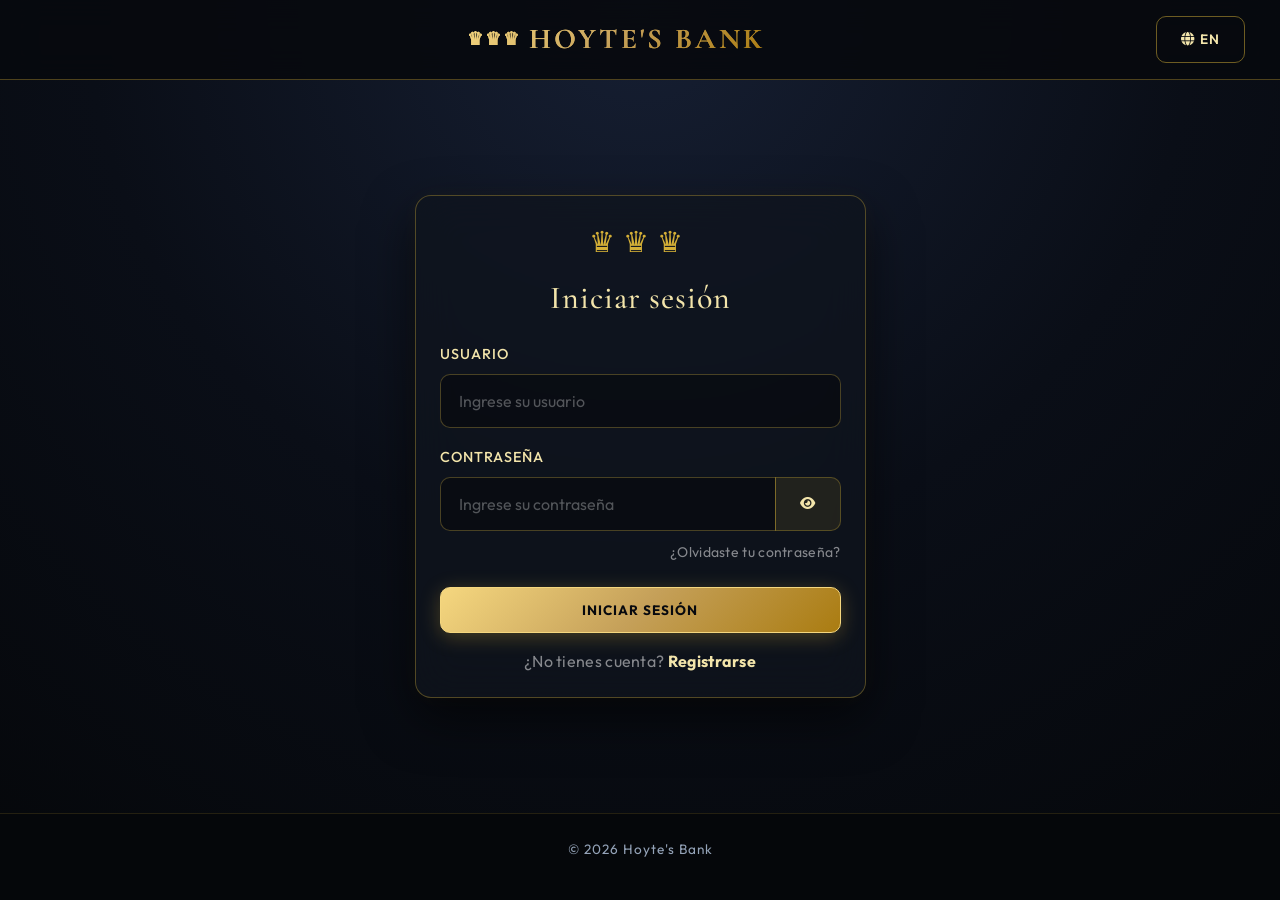
<file: transaction.html>
<!DOCTYPE html>
<html lang="es">
<head>
    <meta charset="UTF-8">
    <meta name="viewport" content="width=device-width, initial-scale=1.0">
    <title>Transacciones | Alke Wallet</title>

    <!-- Bootstrap -->
    <link href="https://cdn.jsdelivr.net/npm/bootstrap@5.3.8/dist/css/bootstrap.min.css" rel="stylesheet">

    <!--Fontawesome-->
    <link rel="stylesheet" href="https://cdnjs.cloudflare.com/ajax/libs/font-awesome/6.5.1/css/all.min.css">

    <!--Estilos-->
    <link rel="stylesheet" href="assets/css/style.css">
</head>
<body>
    <header class="d-flex justify-content-between align-items-center">
        <a href="menu.html" class="btn btn-success"><i class="fa-solid fa-reply"></i></a>
        <h1 class="text-center">Alke Wallet</h1>
        <button id="logout" class="btn btn-danger">
            <i class="fa-solid fa-power-off"></i>
        </button>
    </header>
    <main style="display: block; padding: 40px 0;">
        <section class="container">
            <div class="row justify-content-center">
                <div class="col-12 col-md-10">
                    <h2 class="text-center mb-4">Historial de movimientos</h2>
                    
                    <div class="card">
                        <div class="card-body">
                            <div class="table-responsive">
                                <table class="table table-hover mt-2">
                                    <thead>
                                        <tr>
                                            <th>Fecha</th>
                                            <th>Tipo</th>
                                            <th>Monto</th>
                                            <th>Detalle</th>
                                        </tr>
                                    </thead>
                                    <tbody id="tabla-movimientos">
                                    </tbody>
                                </table>
                            </div>
                            <div id="vacio" class="text-center py-4" style="display: none;">
                                <p>No tienes transacciones registradas aún.</p>
                            </div>
                        </div>
                    </div>

                </div>
            </div>
        </section>
    </main>
    <footer>
        <p class="text-center">© 2026 Alke Wallet</p>
    </footer>
    
    <!-- jQuery -->
    <script src="https://code.jquery.com/jquery-3.7.1.min.js"></script>

    <!-- Bootstrap -->
    <script src="https://cdn.jsdelivr.net/npm/bootstrap@5.3.8/dist/js/bootstrap.bundle.min.js"></script>

    <script>
        //verificar sesión segura
        let sesionValida = false;
        try {
            const u = JSON.parse(localStorage.getItem("usuarioLogueado"));
            if(u && u.usuario) sesionValida = true;
        } catch(e) {}

        if(!sesionValida){
            window.location.href = "login.html";
        }

        //CERRAR SESIÓN
        document.getElementById("logout").addEventListener("click", function(){
            localStorage.removeItem("usuarioLogueado");
            window.location.href = "login.html";
        })

        //cargar movimientos protegiendo contra XSS en celdas
        const historial = JSON.parse(localStorage.getItem("transacciones")) || [];

        if(historial.length === 0){
            $(".table").hide();
            $("#vacio").show();
        }else{
            $.each(historial, function(i, mov){
                let color = mov.tipo === "Deposito" ? "text-success" : "text-danger";
                let signo = mov.tipo === "Deposito" ? "+" : "-";
                
                let fila = $("<tr>");
                fila.append($("<td>").text(mov.fecha || ""));
                fila.append($("<td>").text(mov.tipo || ""));
                fila.append($("<td>").addClass(color + " fw-bold").text(`${signo}$${Number(mov.monto || 0).toLocaleString("es-CL")}`));
                fila.append($("<td>").text(mov.destinatario || ""));

                $("#tabla-movimientos").append(fila);
            });
            
            $(".table").hide().fadeIn(500);
        }
    </script>
</body>
</html>
</file>
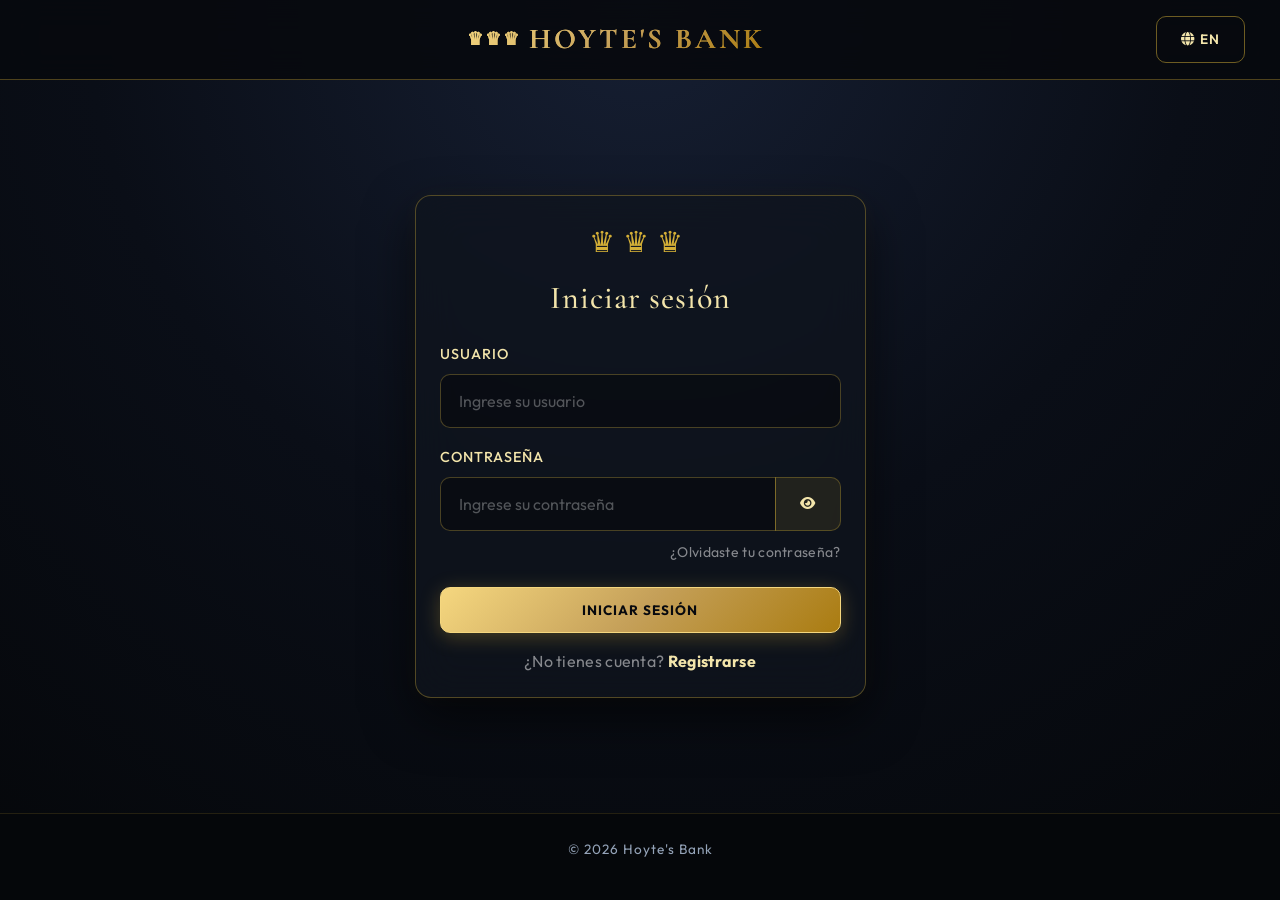
<file: transactions.html>
<!DOCTYPE html>
<html lang="es">
<head>
    <meta charset="UTF-8">
    <meta name="viewport" content="width=device-width, initial-scale=1.0">
    <title>Transacciones | Hoyte's Bank</title>

    <!-- Bootstrap -->
    <link href="https://cdn.jsdelivr.net/npm/bootstrap@5.3.8/dist/css/bootstrap.min.css" rel="stylesheet">

    <!--Fontawesome-->
    <link rel="stylesheet" href="https://cdnjs.cloudflare.com/ajax/libs/font-awesome/6.5.1/css/all.min.css">

    <!--Estilos-->
    <link rel="stylesheet" href="assets/css/style.css">
</head>
<body>
    <header class="d-flex justify-content-between align-items-center">
        <div class="d-flex gap-2">
            <a href="menu.html" class="btn btn-sm btn-outline-warning"><i class="fa-solid fa-reply"></i></a>
        </div>
        <h1 class="text-center">
            <a href="menu.html" class="d-flex align-items-center justify-content-center gap-2">
                <span class="three-crowns" title="Hoyte's Bank Private Banking">♛♛♛</span>
                <span>Hoyte's Bank</span>
            </a>
        </h1>
        <div class="d-flex gap-2 align-items-center">
            <button id="btn-lang" class="btn btn-sm btn-outline-warning" onclick="setIdioma(getIdioma() === 'es' ? 'en' : 'es')">
                <i class="fa-solid fa-globe"></i> <span id="lang-label">EN</span>
            </button>
            <button id="logout" class="btn btn-sm btn-danger">
                <i class="fa-solid fa-power-off"></i>
            </button>
        </div>
    </header>
    <main class="py-5">
        <section class="container">
            <div class="row justify-content-center">
                <div class="col-12 col-md-10">
                    <h2 class="text-center mb-4" data-lang="historialMov">Historial de movimientos</h2>
                    
                    <div class="card">
                        <div class="card-body">
                            <div class="table-responsive">
                                <table class="table table-hover mt-2">
                                    <thead>
                                        <tr>
                                            <th data-lang="thFecha">Fecha</th>
                                            <th data-lang="thTipo">Tipo</th>
                                            <th data-lang="thMonto">Monto</th>
                                            <th data-lang="thDetalle">Detalle</th>
                                        </tr>
                                    </thead>
                                    <tbody id="tabla-movimientos">
                                    </tbody>
                                </table>
                            </div>
                            <div id="vacio" class="text-center py-4" style="display: none;">
                                <p data-lang="sinMovimientos">No tienes transacciones registradas aún.</p>
                            </div>
                        </div>
                    </div>

                </div>
            </div>
        </section>
    </main>
    <footer>
        <p class="text-center" data-lang="footer">© 2026 Hoyte's Bank</p>
    </footer>
    
    <!-- jQuery -->
    <script src="https://code.jquery.com/jquery-3.7.1.min.js"></script>

    <!-- Bootstrap -->
    <script src="https://cdn.jsdelivr.net/npm/bootstrap@5.3.8/dist/js/bootstrap.bundle.min.js"></script>

    <script>
        //verificar sesión segura
        let sesionValida = false;
        try {
            const u = JSON.parse(localStorage.getItem("usuarioLogueado"));
            if(u && u.usuario) sesionValida = true;
        } catch(e) {}

        if(!sesionValida){
            window.location.href = "login.html";
        }

        // boton salir
        document.getElementById("logout").addEventListener("click", function(){
            localStorage.removeItem("usuarioLogueado");
            window.location.href = "login.html";
        })

        // cargar movimientos
        const historial = JSON.parse(localStorage.getItem("transacciones")) || [];

        if(historial.length === 0){
            $(".table").hide();
            $("#vacio").show();
        }else{
            $.each(historial, function(i, mov){
                let color = mov.tipo === "Deposito" ? "text-success" : "text-danger";
                let signo = mov.tipo === "Deposito" ? "+" : "-";
                
                let fila = $("<tr>");
                fila.append($("<td>").text(mov.fecha || ""));
                fila.append($("<td>").text(mov.tipo || ""));
                fila.append($("<td>").addClass(color + " fw-bold").text(`${signo}£${Number(mov.monto || 0).toLocaleString("en-GB")}`));
                fila.append($("<td>").text(mov.destinatario || ""));

                $("#tabla-movimientos").append(fila);
            });
            
            $(".table").hide().fadeIn(500);
        }
    </script>
    <script src="assets/js/lang.js"></script>
    <script>
        document.querySelectorAll("[data-lang]").forEach(function(el){
            el.textContent = t(el.getAttribute("data-lang"));
        });
        document.getElementById("lang-label").textContent = getIdioma() === "es" ? "EN" : "ES";
    </script>
</body>
</html>
</file>
<file: assets/css/style.css>
@import url('https://fonts.googleapis.com/css2?family=Cormorant+Garamond:ital,wght@0,400;0,600;0,700;1,400&family=Outfit:wght@300;400;500;600&display=swap');

:root {
    --bg-primary: #07090e;
    --bg-secondary: #0c1017;
    --bg-card: rgba(15, 20, 30, 0.75);
    --gold-primary: #d4af37;
    --gold-light: #f3e5ab;
    --gold-dark: #997a15;
    --gold-gradient: linear-gradient(135deg, #f5d77f 0%, #c5a059 50%, #aa7c11 100%);
    --gold-glow: rgba(212, 175, 55, 0.25);
    --text-main: #f8fafc;
    --text-muted: #94a3b8;
    --border-gold: rgba(212, 175, 55, 0.35);
}

* {
    padding: 0;
    margin: 0;
    box-sizing: border-box;
}

body {
    background: radial-gradient(circle at 50% 0%, #161f33 0%, #0a0e17 50%, #05070a 100%);
    background-attachment: fixed;
    font-family: 'Outfit', sans-serif;
    color: var(--text-main);
    min-height: 100vh;
    display: flex;
    flex-direction: column;
    letter-spacing: 0.3px;
}

/* Tipografía de Lujo (Coutts Style) */
h1, h2, h3, h4, .brand-font {
    font-family: 'Cormorant Garamond', serif;
    letter-spacing: 1px;
}

/* Encabezado Estilo Private Banking */
header {
    background: rgba(7, 9, 14, 0.9);
    backdrop-filter: blur(16px);
    -webkit-backdrop-filter: blur(16px);
    border-bottom: 1px solid var(--border-gold);
    height: 80px;
    padding: 0 35px;
    position: sticky;
    top: 0;
    z-index: 1000;
}

header h1, header h1 a {
    font-size: 1.8rem;
    font-weight: 700;
    text-transform: uppercase;
    background: var(--gold-gradient);
    -webkit-background-clip: text;
    -webkit-text-fill-color: transparent;
    margin: 0;
    text-decoration: none;
    letter-spacing: 3px;
    display: flex;
    align-items: center;
    gap: 10px;
}

/* Icono de corona del encabezado */
.crown-icon {
    color: var(--gold-primary);
    filter: drop-shadow(0 2px 4px rgba(0,0,0,0.5));
}

main {
    flex: 1;
    display: flex;
    justify-content: center;
    align-items: center;
    padding: 50px 20px;
}   

#menu {
    flex-direction: column;
    justify-content: flex-start;
}

footer {
    background: #05070a;
    border-top: 1px solid rgba(212, 175, 55, 0.15);
    padding: 25px 0;
    font-size: 0.85rem;
    color: var(--text-muted);
    letter-spacing: 1px;
}

/* Tarjetas y Contenedores Royal */
.card {
    background: var(--bg-card);
    backdrop-filter: blur(20px);
    -webkit-backdrop-filter: blur(20px);
    border: 1px solid var(--border-gold);
    border-radius: 16px;
    color: white;
    box-shadow: 0 20px 50px rgba(0, 0, 0, 0.6), 0 0 20px rgba(212, 175, 55, 0.05);
    overflow: hidden;
    transition: all 0.4s cubic-bezier(0.16, 1, 0.3, 1);
}

.card:hover {
    transform: translateY(-6px);
    border-color: rgba(212, 175, 55, 0.7);
    box-shadow: 0 25px 60px rgba(0, 0, 0, 0.8), 0 0 25px var(--gold-glow);
}

/* Tarjeta Virtual Aristocrática (Estilo Coutts Silk/Royal Card) */
.tarjeta-virtual {
    background: linear-gradient(135deg, #131a2a 0%, #0a0e17 60%, #05070a 100%);
    border: 1px solid rgba(212, 175, 55, 0.6);
    border-radius: 20px;
    padding: 32px;
    position: relative;
    overflow: hidden;
    box-shadow: 0 25px 60px rgba(0, 0, 0, 0.7), inset 0 0 30px rgba(212, 175, 55, 0.08);
}

.tarjeta-virtual::before {
    content: "";
    position: absolute;
    top: -50%;
    right: -20%;
    width: 300px;
    height: 300px;
    background: radial-gradient(circle, rgba(212, 175, 55, 0.15), transparent 70%);
    border-radius: 50%;
    pointer-events: none;
}

.tarjeta-virtual::after {
    content: "♛ ♛ ♛";
    position: absolute;
    top: 20px;
    right: 25px;
    font-size: 1.2rem;
    color: rgba(212, 175, 55, 0.35);
    letter-spacing: 6px;
}

.tarjeta-virtual .badge {
    background: var(--gold-gradient) !important;
    color: #07090e !important;
    border: none;
    font-weight: 600;
    letter-spacing: 2px;
    padding: 6px 14px;
    font-size: 0.75rem;
}

.chip-tarjeta {
    font-size: 2.2rem;
    color: var(--gold-light);
    margin-bottom: 20px;
    filter: drop-shadow(0 2px 5px rgba(212, 175, 55, 0.4));
}

.saldo {
    font-family: 'Cormorant Garamond', serif;
    font-size: 3.5rem;
    font-weight: 700;
    background: var(--gold-gradient);
    -webkit-background-clip: text;
    -webkit-text-fill-color: transparent;
    display: block;
    margin: 12px 0;
    letter-spacing: -0.5px;
}

/* Iconos de Acciones Lujosos */
.icono-accion {
    width: 70px;
    height: 70px;
    border-radius: 50%;
    display: flex;
    align-items: center;
    justify-content: center;
    margin: 0 auto 18px;
    font-size: 1.6rem;
    border: 1px solid rgba(212, 175, 55, 0.4);
    box-shadow: 0 10px 25px rgba(0,0,0,0.5), inset 0 0 15px rgba(212, 175, 55, 0.15);
    transition: all 0.4s ease;
}

.card:hover .icono-accion {
    transform: scale(1.08);
    border-color: var(--gold-primary);
    box-shadow: 0 10px 30px var(--gold-glow), inset 0 0 20px rgba(212, 175, 55, 0.3);
}

/* Formularios Elegantes */
.form-label {
    font-weight: 500;
    color: var(--gold-light);
    font-size: 0.9rem;
    text-transform: uppercase;
    letter-spacing: 1px;
}

.form-control {
    background-color: rgba(7, 9, 14, 0.6);
    border: 1px solid rgba(212, 175, 55, 0.3);
    color: white;
    border-radius: 10px;
    padding: 14px 18px;
    font-size: 1rem;
    transition: all 0.3s ease;
}

.form-control::placeholder {
    color: rgba(255, 255, 255, 0.3);
}

.form-control:focus {
    background-color: rgba(7, 9, 14, 0.85);
    color: white;
    box-shadow: 0 0 0 3px rgba(212, 175, 55, 0.2);
    border-color: var(--gold-primary);
}

/* Botón Ojo Contraseña */
.btn-toggle-pass {
    background: rgba(212, 175, 55, 0.1);
    border: 1px solid rgba(212, 175, 55, 0.3);
    color: var(--gold-light);
    border-radius: 0 10px 10px 0 !important;
    transition: all 0.2s ease;
}

.btn-toggle-pass:hover {
    background: rgba(212, 175, 55, 0.25);
    color: #fff;
    border-color: var(--gold-primary);
}

/* Botones Premium */
.btn {
    border-radius: 10px;
    padding: 12px 24px;
    font-weight: 600;
    letter-spacing: 1px;
    text-transform: uppercase;
    font-size: 0.85rem;
    transition: all 0.3s cubic-bezier(0.16, 1, 0.3, 1);
}

.btn-success {
    background: var(--gold-gradient);
    border: 1px solid #f5d77f;
    color: #07090e;
    font-weight: 700;
    box-shadow: 0 4px 20px rgba(212, 175, 55, 0.3);
}

.btn-success:hover {
    background: linear-gradient(135deg, #e6ca65 0%, #b08d46 100%);
    color: #07090e;
    transform: translateY(-2px);
    box-shadow: 0 8px 25px rgba(212, 175, 55, 0.5);
}

.btn-primary {
    background: linear-gradient(135deg, #161f33 0%, #0e1422 100%);
    border: 1px solid var(--border-gold);
    color: var(--gold-light);
    box-shadow: 0 4px 15px rgba(0, 0, 0, 0.5);
}

.btn-primary:hover {
    background: linear-gradient(135deg, #1f2c47 0%, #161f33 100%);
    border-color: var(--gold-primary);
    color: #ffffff;
    transform: translateY(-2px);
}

.btn-outline-warning {
    border-color: rgba(212, 175, 55, 0.5);
    color: var(--gold-light);
}

.btn-outline-warning:hover {
    background: var(--gold-primary);
    color: #07090e;
    border-color: var(--gold-primary);
}

.btn-danger {
    background: linear-gradient(135deg, #7f1d1d, #450a0a);
    border: 1px solid rgba(239, 68, 68, 0.3);
}

/* Tabla de Movimientos Lujosa */
.table {
    color: white;
    margin-bottom: 0;
}

.table thead th {
    background-color: rgba(212, 175, 55, 0.1);
    border-bottom: 2px solid rgba(212, 175, 55, 0.4);
    font-family: 'Cormorant Garamond', serif;
    font-size: 1.1rem;
    font-weight: 600;
    color: var(--gold-light);
    letter-spacing: 1px;
    padding: 18px;
}

.table tbody td {
    padding: 18px;
    border-bottom: 1px solid rgba(255, 255, 255, 0.05);
    vertical-align: middle;
    font-size: 0.95rem;
}

.table-hover tbody tr:hover {
    background-color: rgba(212, 175, 55, 0.06);
}

/* Enlaces */
a {
    color: var(--gold-light);
    text-decoration: none;
    transition: color 0.2s;
}

a:hover {
    color: #fff;
}

/* Alertas Lujosas */
.alert {
    border-radius: 12px;
    backdrop-filter: blur(12px);
    border: 1px solid var(--border-gold);
}

.bg-icono-deposito { background: linear-gradient(135deg, #1a2234, #0d121c); color: var(--gold-light); }
.bg-icono-envio { background: linear-gradient(135deg, #1a2234, #0d121c); color: var(--gold-light); }
.bg-icono-movimientos { background: linear-gradient(135deg, #1a2234, #0d121c); color: var(--gold-light); }

.btn-movimientos {
    background: rgba(212, 175, 55, 0.12);
    border: 1px solid rgba(212, 175, 55, 0.35);
    color: var(--gold-light);
}

.btn-movimientos:hover {
    background: rgba(212, 175, 55, 0.25);
    color: white;
}

/* Tres coronas Coutts-style header helper */
.three-crowns {
    display: inline-flex;
    gap: 6px;
    color: var(--gold-primary);
    font-size: 1.1rem;
    letter-spacing: 2px;
}

@media (max-width: 767px) {
    header {
        padding: 0 15px;
    }
    
    .saldo {
        font-size: 2.6rem;
    }
    
    .tarjeta-virtual {
        padding: 22px;
    }
}
</file>
